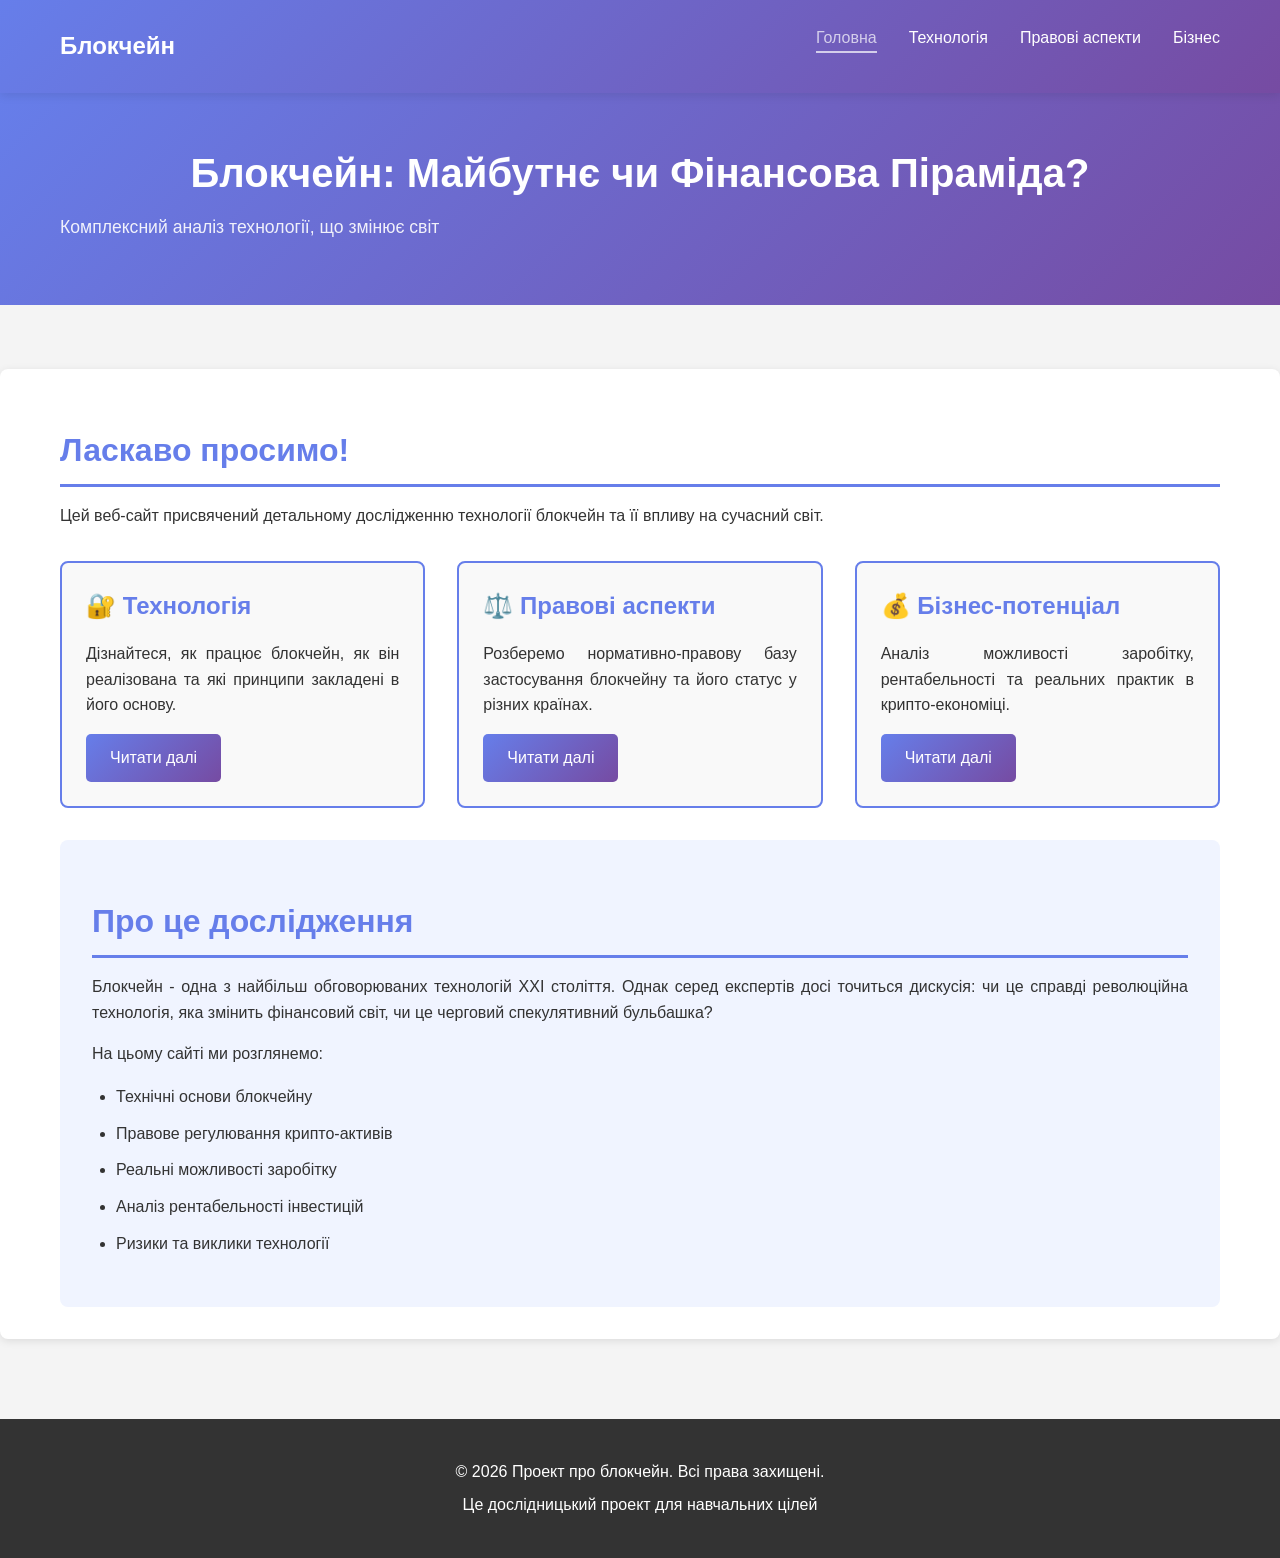
<file: index.html>
<!DOCTYPE html>
<html lang="uk">
<head>
    <meta charset="UTF-8">
    <meta name="viewport" content="width=device-width, initial-scale=1.0">
    <title>Блокчейн - майбутнє чи фінансова піраміда?</title>
    <link rel="stylesheet" href="styles.css">
</head>
<body>
    <nav class="navbar">
        <div class="container">
            <div class="logo">Блокчейн</div>
            <ul class="nav-menu">
                <li><a href="index.html" class="active">Головна</a></li>
                <li><a href="technology.html">Технологія</a></li>
                <li><a href="legal.html">Правові аспекти</a></li>
                <li><a href="business.html">Бізнес</a></li>
            </ul>
        </div>
    </nav>

    <header class="hero">
        <div class="container">
            <h1>Блокчейн: Майбутнє чи Фінансова Піраміда?</h1>
            <p>Комплексний аналіз технології, що змінює світ</p>
        </div>
    </header>

    <main>
        <section class="content">
            <div class="container">
                <h2>Ласкаво просимо!</h2>
                <p>Цей веб-сайт присвячений детальному дослідженню технології блокчейн та її впливу на сучасний світ.</p>
                
                <div class="intro-grid">
                    <div class="card">
                        <h3>🔐 Технологія</h3>
                        <p>Дізнайтеся, як працює блокчейн, як він реалізована та які принципи закладені в його основу.</p>
                        <a href="technology.html" class="btn">Читати далі</a>
                    </div>
                    <div class="card">
                        <h3>⚖️ Правові аспекти</h3>
                        <p>Розберемо нормативно-правову базу застосування блокчейну та його статус у різних країнах.</p>
                        <a href="legal.html" class="btn">Читати далі</a>
                    </div>
                    <div class="card">
                        <h3>💰 Бізнес-потенціал</h3>
                        <p>Аналіз можливості заробітку, рентабельності та реальних практик в крипто-економіці.</p>
                        <a href="business.html" class="btn">Читати далі</a>
                    </div>
                </div>

                <section class="about">
                    <h2>Про це дослідження</h2>
                    <p>Блокчейн - одна з найбільш обговорюваних технологій XXI століття. Однак серед експертів досі точиться дискусія: чи це справді революційна технологія, яка змінить фінансовий світ, чи це черговий спекулятивний бульбашка?</p>
                    <p>На цьому сайті ми розглянемо:</p>
                    <ul>
                        <li>Технічні основи блокчейну</li>
                        <li>Правове регулювання крипто-активів</li>
                        <li>Реальні можливості заробітку</li>
                        <li>Аналіз рентабельності інвестицій</li>
                        <li>Ризики та виклики технології</li>
                    </ul>
                </section>
            </div>
        </section>
    </main>

    <footer>
        <div class="container">
            <p>&copy; 2026 Проект про блокчейн. Всі права захищені.</p>
            <p>Це дослідницький проект для навчальних цілей</p>
        </div>
    </footer>
</body>
</html>
</file>
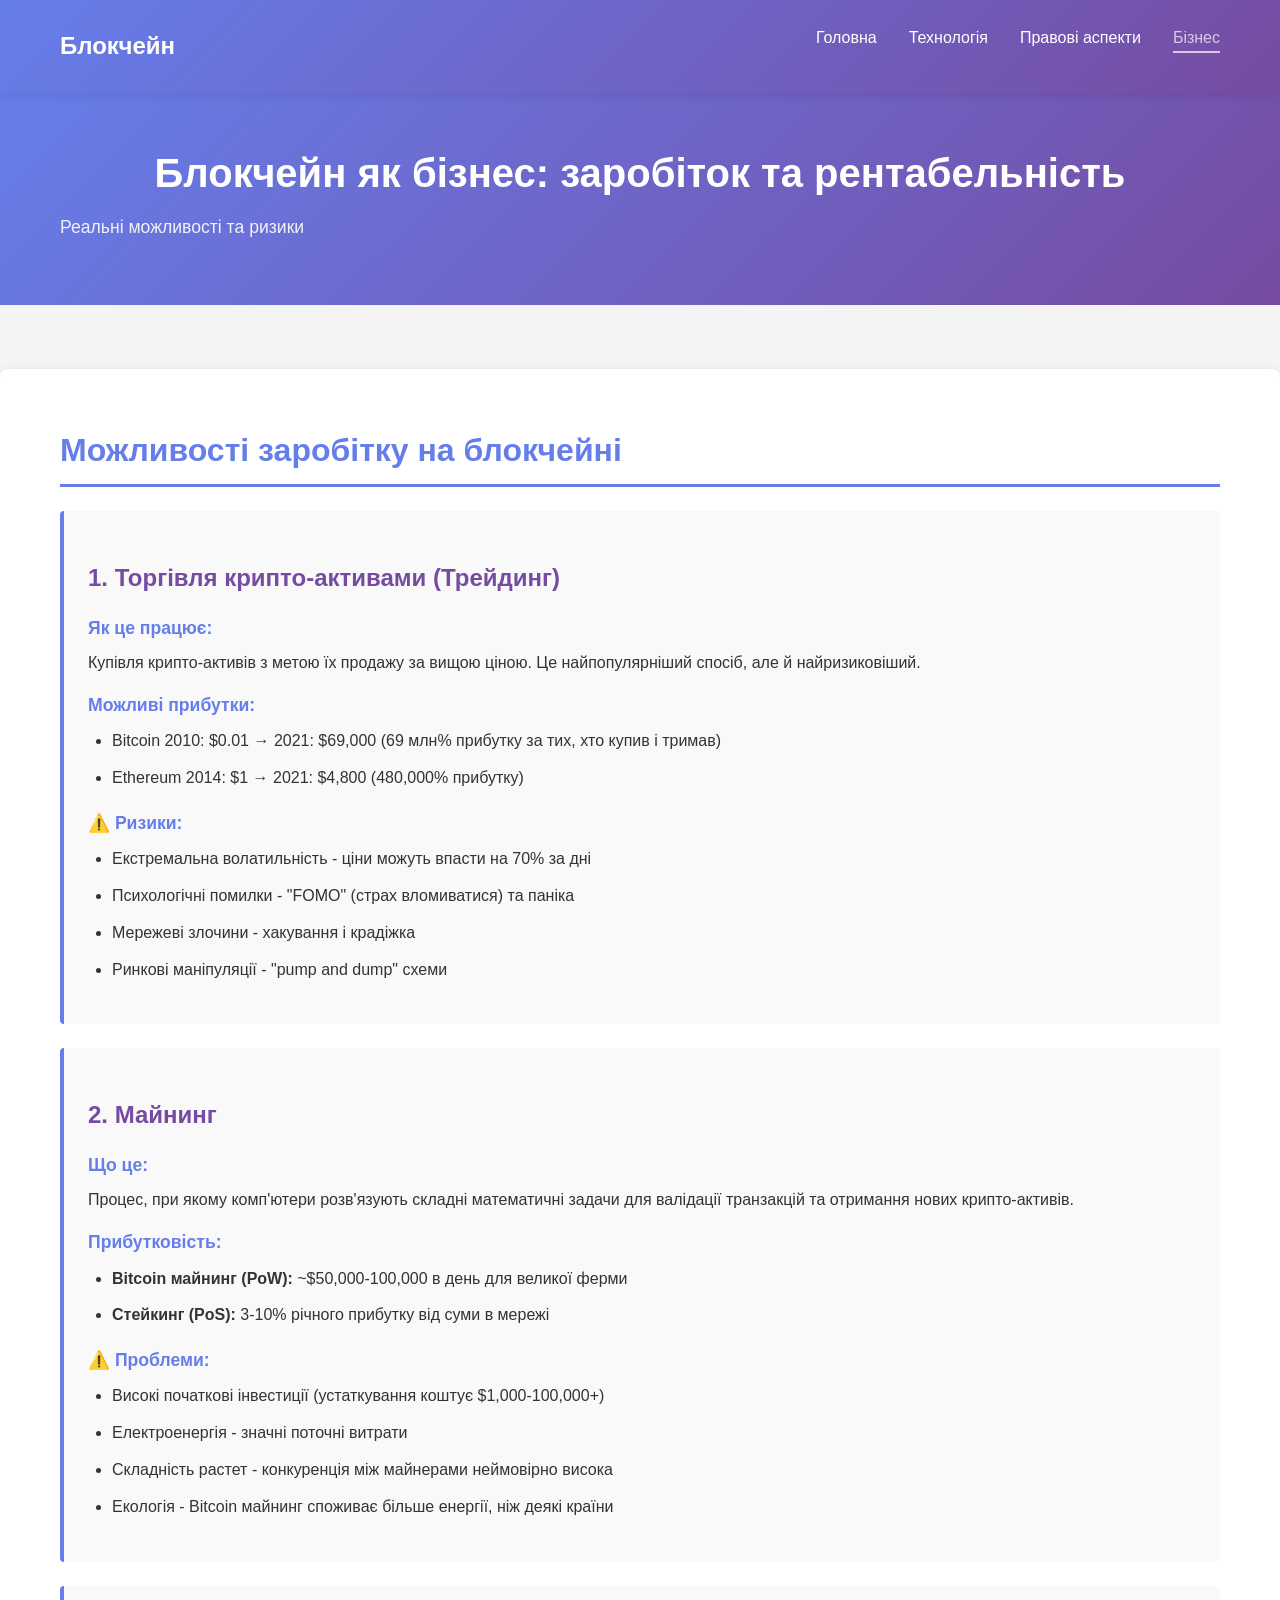
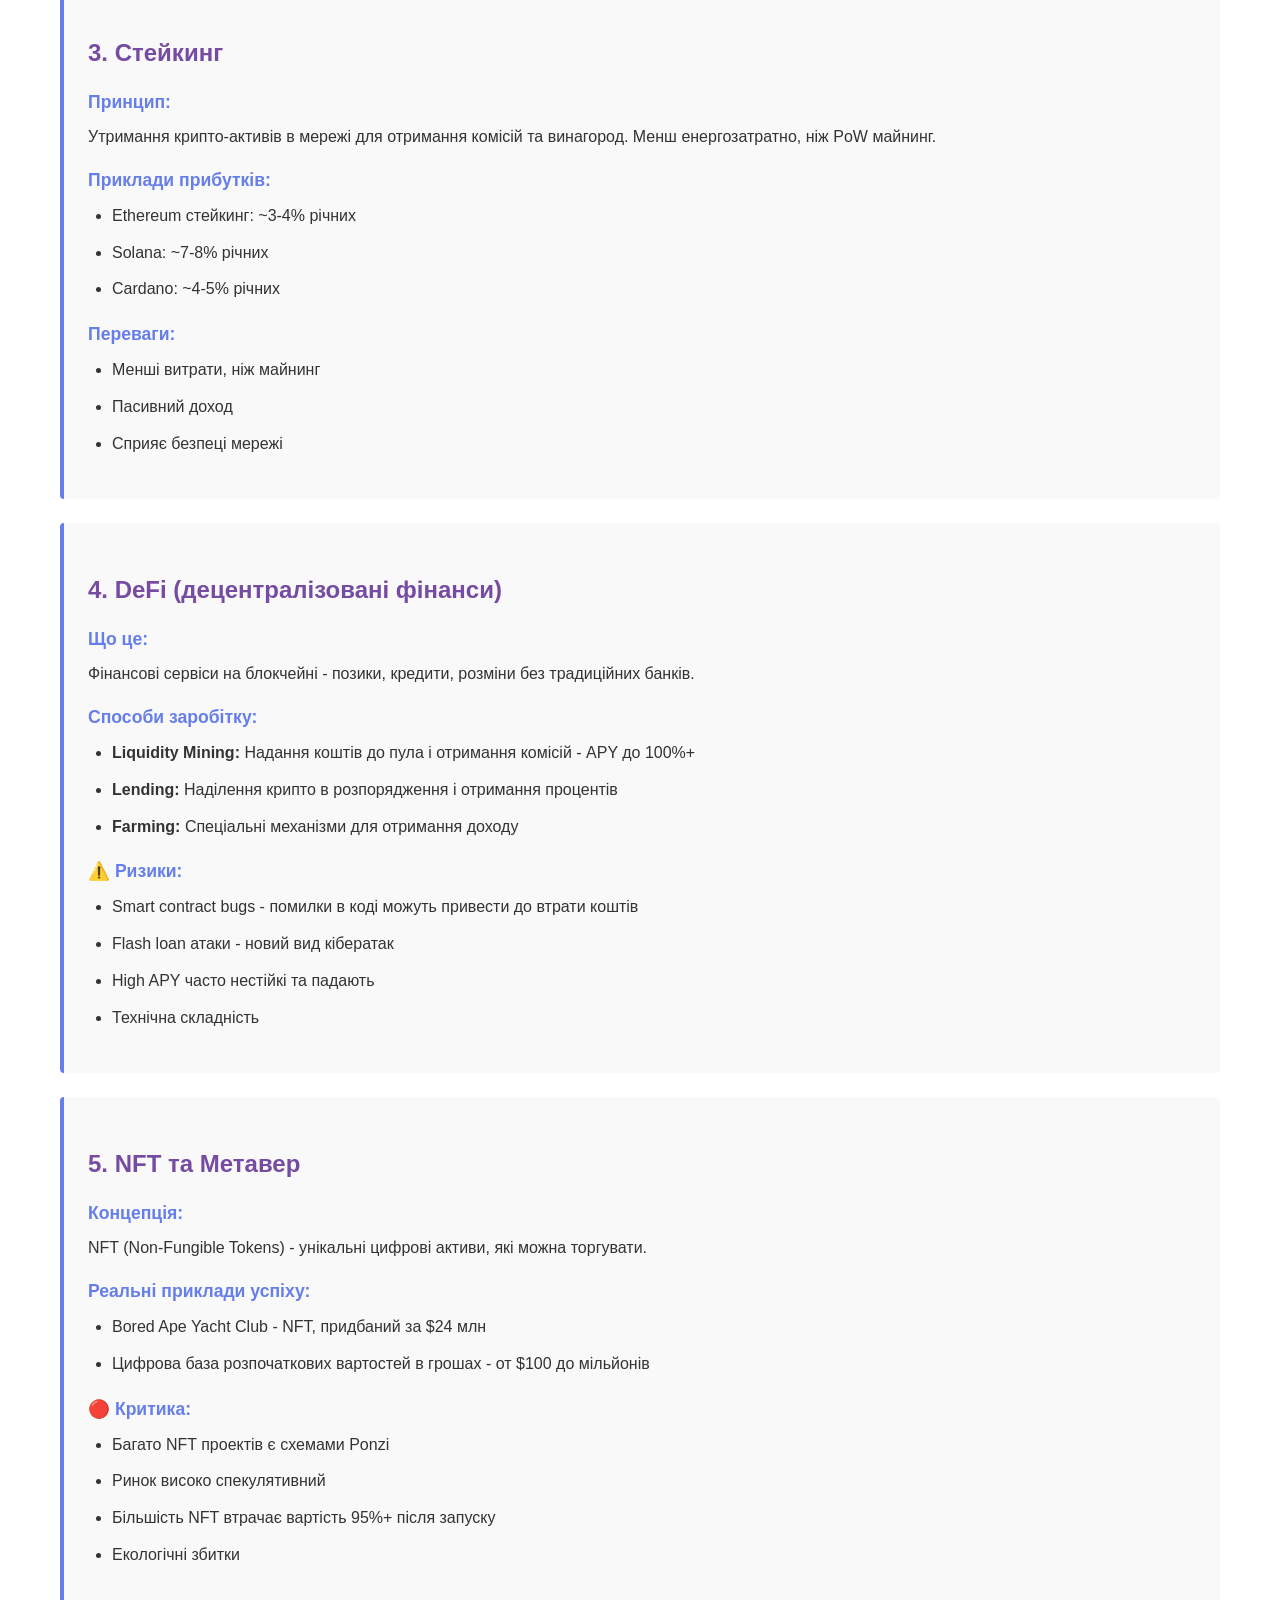
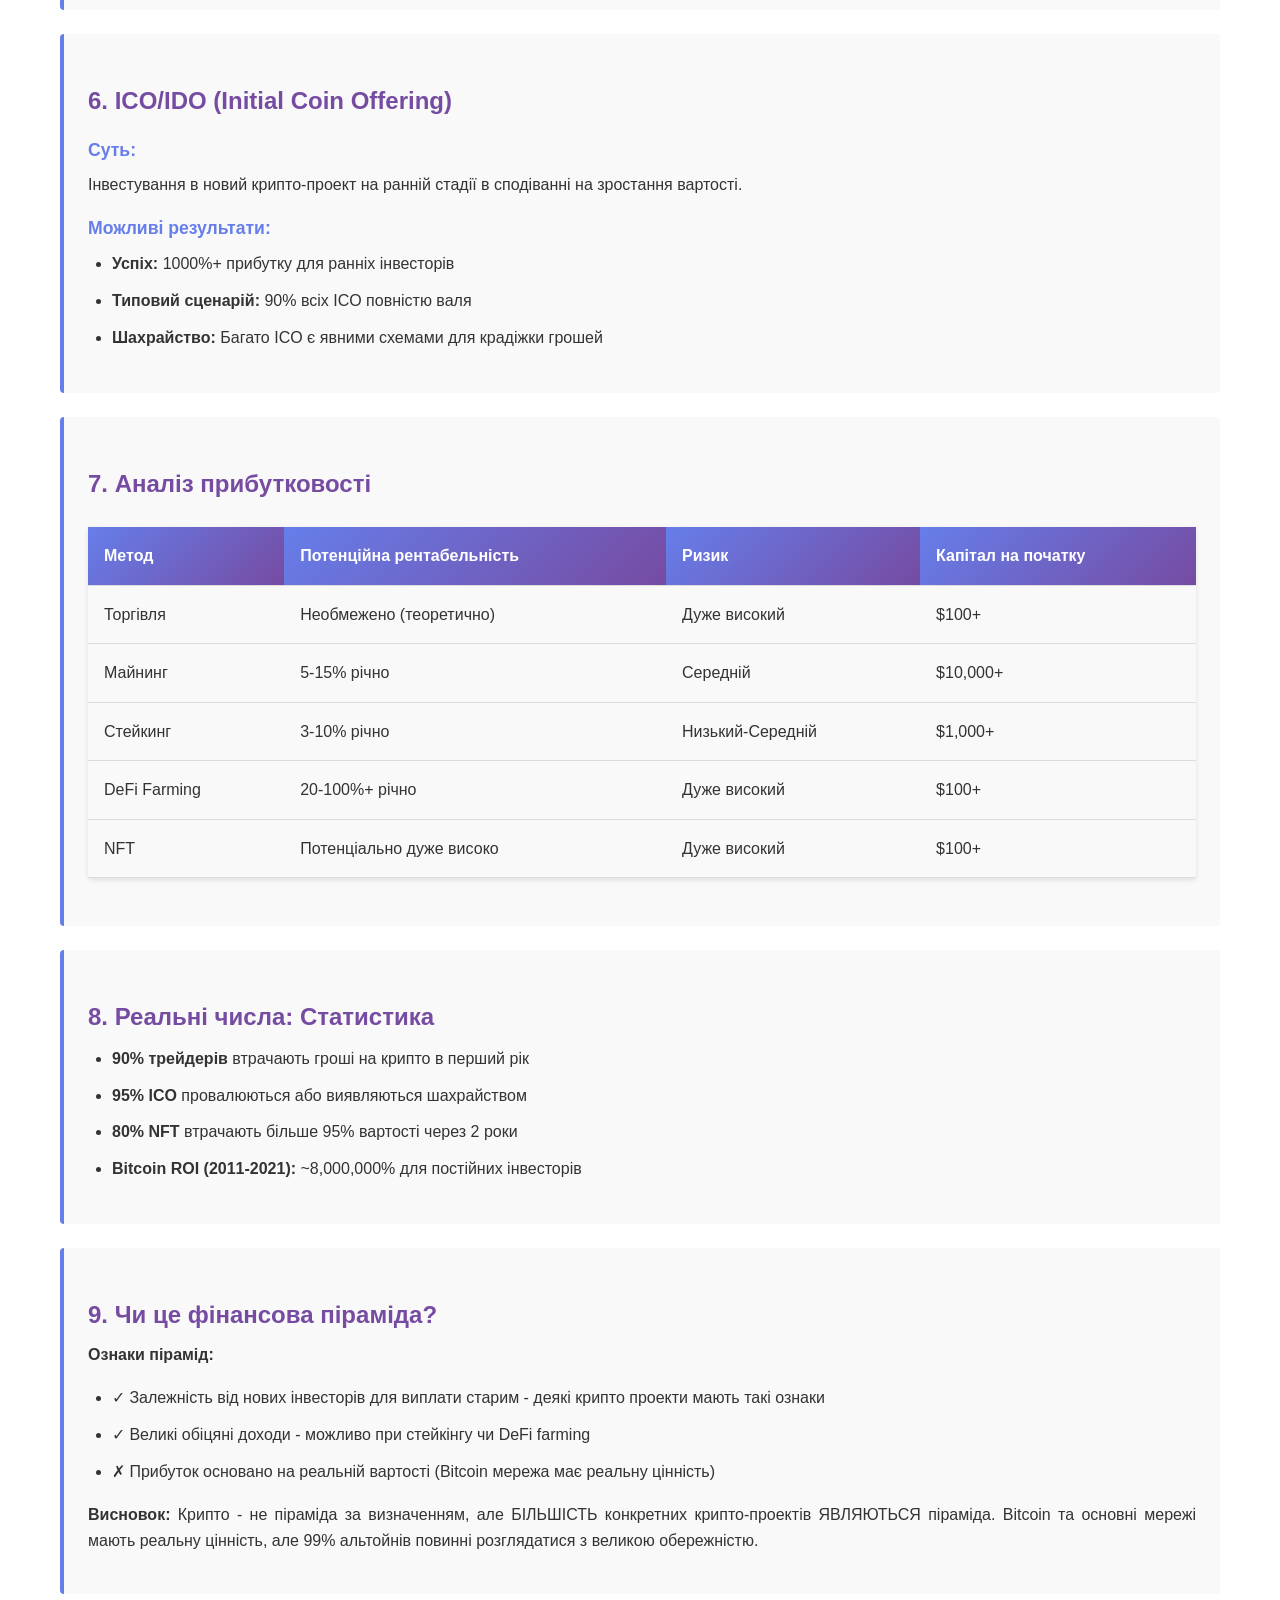
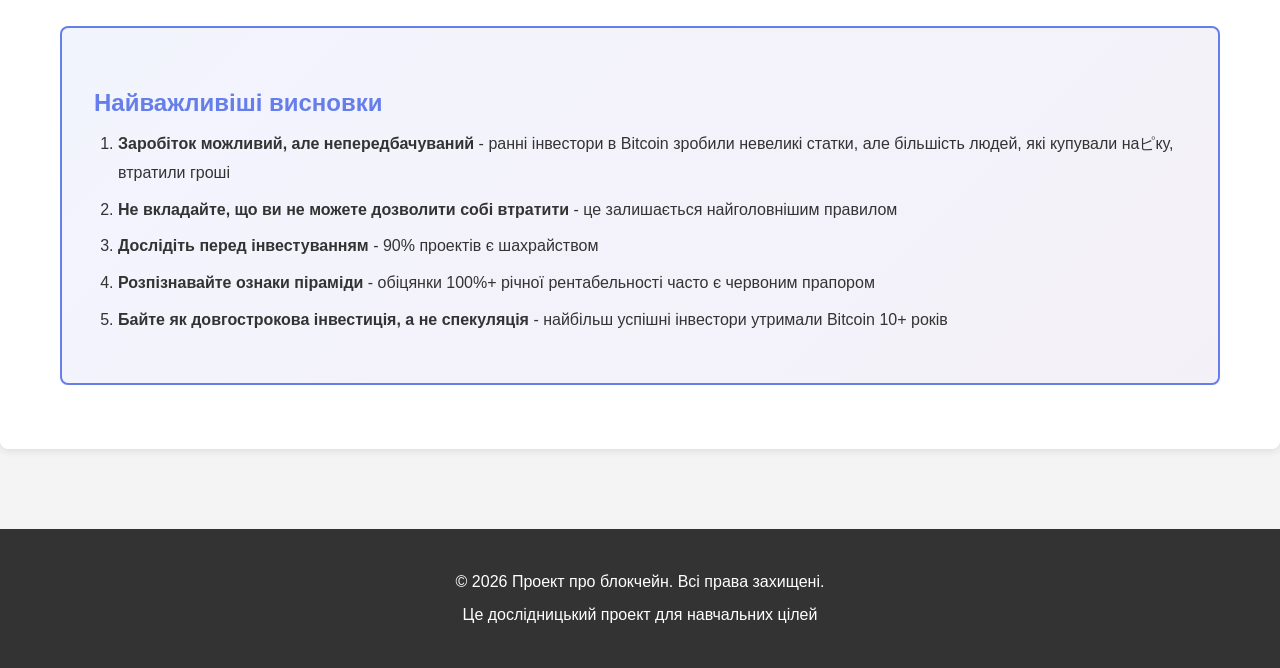
<file: business.html>
<!DOCTYPE html>
<html lang="uk">
<head>
    <meta charset="UTF-8">
    <meta name="viewport" content="width=device-width, initial-scale=1.0">
    <title>Бізнес та заробіток на блокчейні</title>
    <link rel="stylesheet" href="styles.css">
</head>
<body>
    <nav class="navbar">
        <div class="container">
            <div class="logo">Блокчейн</div>
            <ul class="nav-menu">
                <li><a href="index.html">Головна</a></li>
                <li><a href="technology.html">Технологія</a></li>
                <li><a href="legal.html">Правові аспекти</a></li>
                <li><a href="business.html" class="active">Бізнес</a></li>
            </ul>
        </div>
    </nav>

    <header class="hero">
        <div class="container">
            <h1>Блокчейн як бізнес: заробіток та рентабельність</h1>
            <p>Реальні можливості та ризики</p>
        </div>
    </header>

    <main>
        <section class="content">
            <div class="container">
                <h2>Можливості заробітку на блокчейні</h2>
                
                <div class="business-section">
                    <h3>1. Торгівля крипто-активами (Трейдинг)</h3>
                    
                    <h4>Як це працює:</h4>
                    <p>Купівля крипто-активів з метою їх продажу за вищою ціною. Це найпопулярніший спосіб, але й найризиковіший.</p>
                    
                    <h4>Можливі прибутки:</h4>
                    <ul>
                        <li>Bitcoin 2010: $0.01 → 2021: $69,000 (69 млн% прибутку за тих, хто купив і тримав)</li>
                        <li>Ethereum 2014: $1 → 2021: $4,800 (480,000% прибутку)</li>
                    </ul>
                    
                    <h4>⚠️ Ризики:</h4>
                    <ul>
                        <li>Екстремальна волатильність - ціни можуть впасти на 70% за дні</li>
                        <li>Психологічні помилки - "FOMO" (страх вломиватися) та паніка</li>
                        <li>Мережеві злочини - хакування і крадіжка</li>
                        <li>Ринкові маніпуляції - "pump and dump" схеми</li>
                    </ul>
                </div>

                <div class="business-section">
                    <h3>2. Майнинг</h3>
                    
                    <h4>Що це:</h4>
                    <p>Процес, при якому комп'ютери розв'язують складні математичні задачи для валідації транзакцій та отримання нових крипто-активів.</p>
                    
                    <h4>Прибутковість:</h4>
                    <ul>
                        <li><strong>Bitcoin майнинг (PoW):</strong> ~$50,000-100,000 в день для великої ферми</li>
                        <li><strong>Стейкинг (PoS):</strong> 3-10% річного прибутку від суми в мережі</li>
                    </ul>
                    
                    <h4>⚠️ Проблеми:</h4>
                    <ul>
                        <li>Високі початкові інвестиції (устаткування коштує $1,000-100,000+)</li>
                        <li>Електроенергія - значні поточні витрати</li>
                        <li>Складність растет - конкуренція між майнерами неймовірно висока</li>
                        <li>Екологія - Bitcoin майнинг споживає більше енергії, ніж деякі країни</li>
                    </ul>
                </div>

                <div class="business-section">
                    <h3>3. Стейкинг</h3>
                    
                    <h4>Принцип:</h4>
                    <p>Утримання крипто-активів в мережі для отримання комісій та винагород. Менш енергозатратно, ніж PoW майнинг.</p>
                    
                    <h4>Приклади прибутків:</h4>
                    <ul>
                        <li>Ethereum стейкинг: ~3-4% річних</li>
                        <li>Solana: ~7-8% річних</li>
                        <li>Cardano: ~4-5% річних</li>
                    </ul>
                    
                    <h4>Переваги:</h4>
                    <ul>
                        <li>Менші витрати, ніж майнинг</li>
                        <li>Пасивний доход</li>
                        <li>Сприяє безпеці мережі</li>
                    </ul>
                </div>

                <div class="business-section">
                    <h3>4. DeFi (децентралізовані фінанси)</h3>
                    
                    <h4>Що це:</h4>
                    <p>Фінансові сервіси на блокчейні - позики, кредити, розміни без традиційних банків.</p>
                    
                    <h4>Способи заробітку:</h4>
                    <ul>
                        <li><strong>Liquidity Mining:</strong> Надання коштів до пула і отримання комісій - APY до 100%+</li>
                        <li><strong>Lending:</strong> Наділення крипто в розпорядження і отримання процентів</li>
                        <li><strong>Farming:</strong> Спеціальні механізми для отримання доходу</li>
                    </ul>
                    
                    <h4>⚠️ Ризики:</h4>
                    <ul>
                        <li>Smart contract bugs - помилки в коді можуть привести до втрати коштів</li>
                        <li>Flash loan атаки - новий вид кібератак</li>
                        <li>High APY часто нестійкі та падають</li>
                        <li>Технічна складність</li>
                    </ul>
                </div>

                <div class="business-section">
                    <h3>5. NFT та Метавер</h3>
                    
                    <h4>Концепція:</h4>
                    <p>NFT (Non-Fungible Tokens) - унікальні цифрові активи, які можна торгувати.</p>
                    
                    <h4>Реальні приклади успіху:</h4>
                    <ul>
                        <li>Bored Ape Yacht Club - NFT, придбаний за $24 млн</li>
                        <li>Цифрова база розпочаткових вартостей в грошах - от $100 до мільйонів</li>
                    </ul>
                    
                    <h4>🔴 Критика:</h4>
                    <ul>
                        <li>Багато NFT проектів є схемами Ponzi</li>
                        <li>Ринок високо спекулятивний</li>
                        <li>Більшість NFT втрачає вартість 95%+ після запуску</li>
                        <li>Екологічні збитки</li>
                    </ul>
                </div>

                <div class="business-section">
                    <h3>6. ICO/IDO (Initial Coin Offering)</h3>
                    
                    <h4>Суть:</h4>
                    <p>Інвестування в новий крипто-проект на ранній стадії в сподіванні на зростання вартості.</p>
                    
                    <h4>Можливі результати:</h4>
                    <ul>
                        <li><strong>Успіх:</strong> 1000%+ прибутку для ранніх інвесторів</li>
                        <li><strong>Типовий сценарій:</strong> 90% всіх ICO повністю валя</li>
                        <li><strong>Шахрайство:</strong> Багато ICO є явними схемами для крадіжки грошей</li>
                    </ul>
                </div>

                <div class="business-section">
                    <h3>7. Аналіз прибутковості</h3>
                    
                    <table class="comparison-table">
                        <tr>
                            <th>Метод</th>
                            <th>Потенційна рентабельність</th>
                            <th>Ризик</th>
                            <th>Капітал на початку</th>
                        </tr>
                        <tr>
                            <td>Торгівля</td>
                            <td>Необмежено (теоретично)</td>
                            <td>Дуже високий</td>
                            <td>$100+</td>
                        </tr>
                        <tr>
                            <td>Майнинг</td>
                            <td>5-15% річно</td>
                            <td>Середній</td>
                            <td>$10,000+</td>
                        </tr>
                        <tr>
                            <td>Стейкинг</td>
                            <td>3-10% річно</td>
                            <td>Низький-Середній</td>
                            <td>$1,000+</td>
                        </tr>
                        <tr>
                            <td>DeFi Farming</td>
                            <td>20-100%+ річно</td>
                            <td>Дуже високий</td>
                            <td>$100+</td>
                        </tr>
                        <tr>
                            <td>NFT</td>
                            <td>Потенціально дуже високо</td>
                            <td>Дуже високий</td>
                            <td>$100+</td>
                        </tr>
                    </table>
                </div>

                <div class="business-section">
                    <h3>8. Реальні числа: Статистика</h3>
                    <ul>
                        <li><strong>90% трейдерів</strong> втрачають гроші на крипто в перший рік</li>
                        <li><strong>95% ICO</strong> провалюються або виявляються шахрайством</li>
                        <li><strong>80% NFT</strong> втрачають більше 95% вартості через 2 роки</li>
                        <li><strong>Bitcoin ROI (2011-2021):</strong> ~8,000,000% для постійних інвесторів</li>
                    </ul>
                </div>

                <div class="business-section">
                    <h3>9. Чи це фінансова піраміда?</h3>
                    
                    <p><strong>Ознаки пірамід:</strong></p>
                    <ul>
                        <li>✓ Залежність від нових інвесторів для виплати старим - деякі крипто проекти мають такі ознаки</li>
                        <li>✓ Великі обіцяні доходи - можливо при стейкінгу чи DeFi farming</li>
                        <li>✗ Прибуток основано на реальній вартості (Bitcoin мережа має реальну цінність)</li>
                    </ul>
                    
                    <p><strong>Висновок:</strong> Крипто - не піраміда за визначенням, але БІЛЬШІСТЬ конкретних крипто-проектів ЯВЛЯЮТЬСЯ піраміда. Bitcoin та основні мережі мають реальну цінність, але 99% альтойнів повинні розглядатися з великою обережністю.</p>
                </div>

                <div class="conclusion">
                    <h3>Найважливіші висновки</h3>
                    <ol>
                        <li><strong>Заробіток можливий, але непередбачуваний</strong> - ранні інвестори в Bitcoin зробили невеликі статки, але більшість людей, які купували наピку, втратили гроші</li>
                        <li><strong>Не вкладайте, що ви не можете дозволити собі втратити</strong> - це залишається найголовнішим правилом</li>
                        <li><strong>Дослідіть перед інвестуванням</strong> - 90% проектів є шахрайством</li>
                        <li><strong>Розпізнавайте ознаки піраміди</strong> - обіцянки 100%+ річної рентабельності часто є червоним прапором</li>
                        <li><strong>Байте як довгострокова інвестиція, а не спекуляція</strong> - найбільш успішні інвестори утримали Bitcoin 10+ років</li>
                    </ol>
                </div>
            </div>
        </section>
    </main>

    <footer>
        <div class="container">
            <p>&copy; 2026 Проект про блокчейн. Всі права захищені.</p>
            <p>Це дослідницький проект для навчальних цілей</p>
        </div>
    </footer>
</body>
</html>
</file>
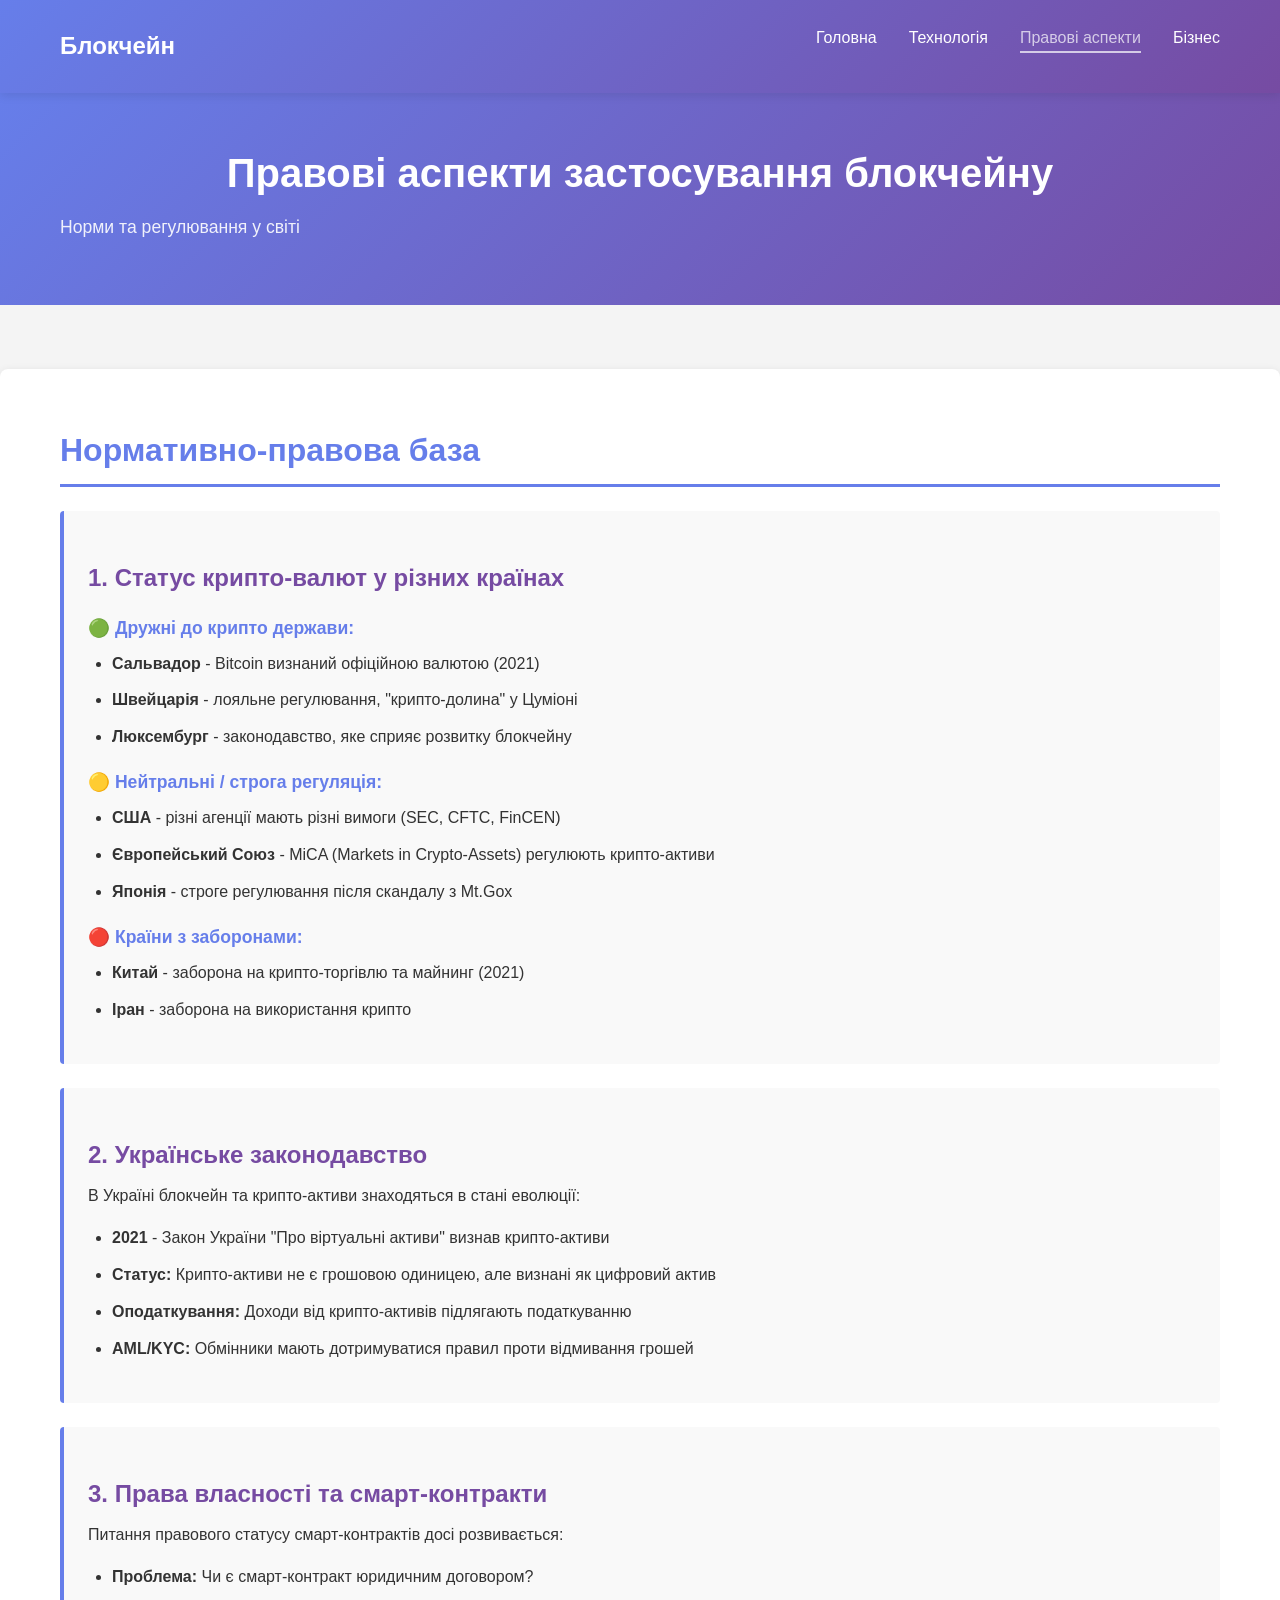
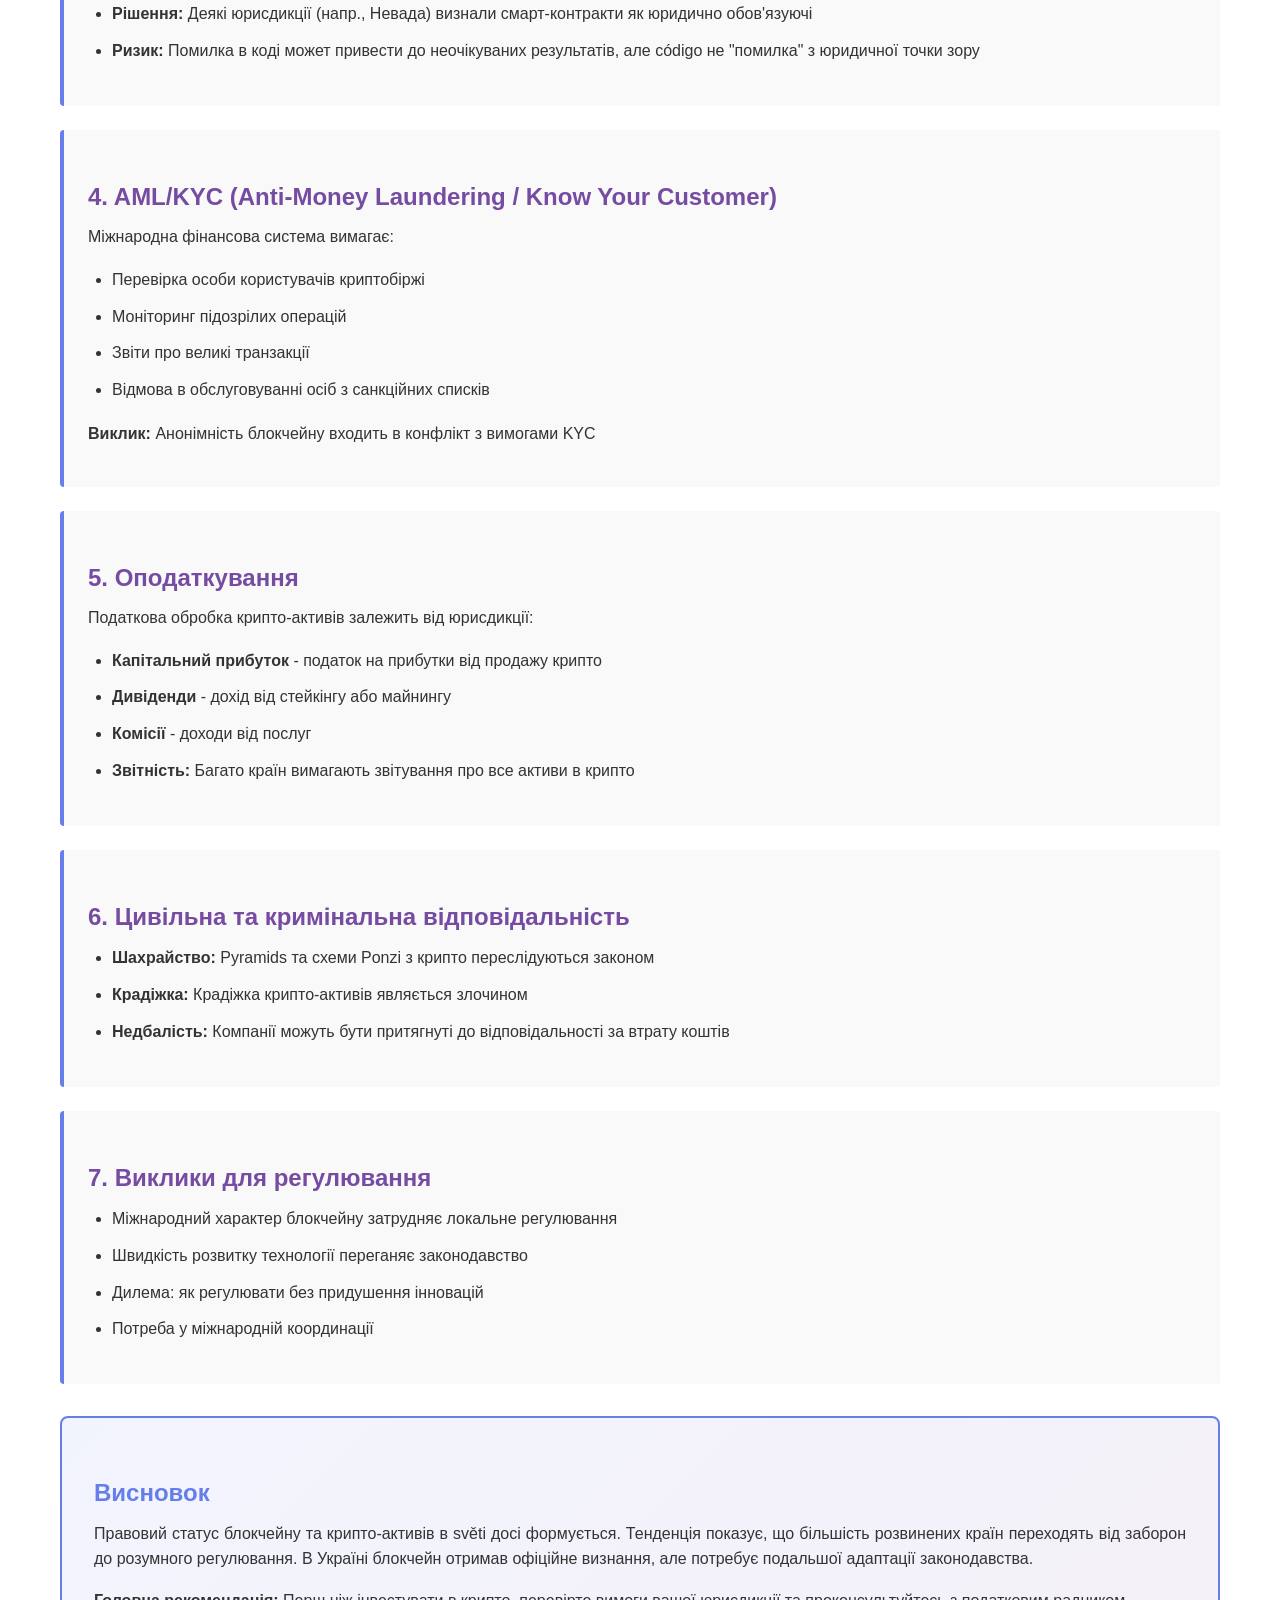
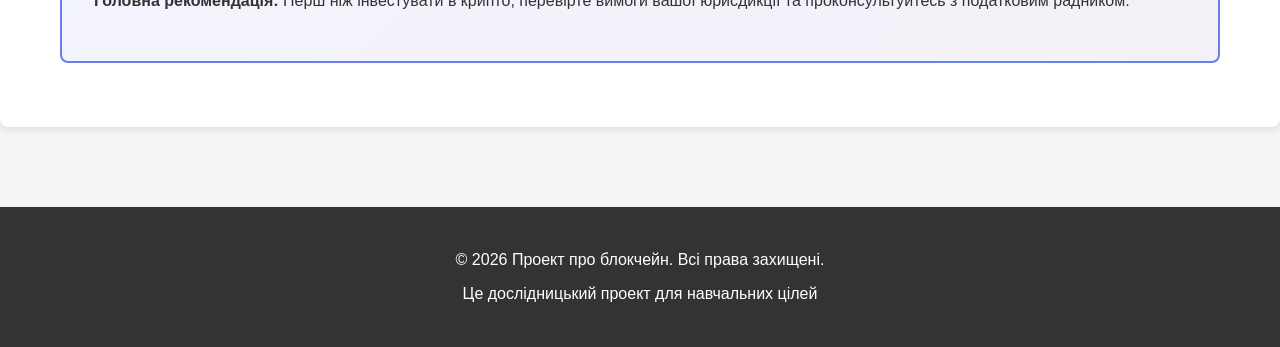
<file: legal.html>
<!DOCTYPE html>
<html lang="uk">
<head>
    <meta charset="UTF-8">
    <meta name="viewport" content="width=device-width, initial-scale=1.0">
    <title>Правові аспекти блокчейну</title>
    <link rel="stylesheet" href="styles.css">
</head>
<body>
    <nav class="navbar">
        <div class="container">
            <div class="logo">Блокчейн</div>
            <ul class="nav-menu">
                <li><a href="index.html">Головна</a></li>
                <li><a href="technology.html">Технологія</a></li>
                <li><a href="legal.html" class="active">Правові аспекти</a></li>
                <li><a href="business.html">Бізнес</a></li>
            </ul>
        </div>
    </nav>

    <header class="hero">
        <div class="container">
            <h1>Правові аспекти застосування блокчейну</h1>
            <p>Норми та регулювання у світі</p>
        </div>
    </header>

    <main>
        <section class="content">
            <div class="container">
                <h2>Нормативно-правова база</h2>
                
                <div class="legal-section">
                    <h3>1. Статус крипто-валют у різних країнах</h3>
                    
                    <h4>🟢 Дружні до крипто держави:</h4>
                    <ul>
                        <li><strong>Сальвадор</strong> - Bitcoin визнаний офіційною валютою (2021)</li>
                        <li><strong>Швейцарія</strong> - лояльне регулювання, "крипто-долина" у Цуміоні</li>
                        <li><strong>Люксембург</strong> - законодавство, яке сприяє розвитку блокчейну</li>
                    </ul>
                    
                    <h4>🟡 Нейтральні / строга регуляція:</h4>
                    <ul>
                        <li><strong>США</strong> - різні агенції мають різні вимоги (SEC, CFTC, FinCEN)</li>
                        <li><strong>Європейський Союз</strong> - MiCA (Markets in Crypto-Assets) регулюють крипто-активи</li>
                        <li><strong>Японія</strong> - строге регулювання після скандалу з Mt.Gox</li>
                    </ul>
                    
                    <h4>🔴 Країни з заборонами:</h4>
                    <ul>
                        <li><strong>Китай</strong> - заборона на крипто-торгівлю та майнинг (2021)</li>
                        <li><strong>Іран</strong> - заборона на використання крипто</li>
                    </ul>
                </div>

                <div class="legal-section">
                    <h3>2. Українське законодавство</h3>
                    <p>В Україні блокчейн та крипто-активи знаходяться в стані еволюції:</p>
                    <ul>
                        <li><strong>2021</strong> - Закон України "Про віртуальні активи" визнав крипто-активи</li>
                        <li><strong>Статус:</strong> Крипто-активи не є грошовою одиницею, але визнані як цифровий актив</li>
                        <li><strong>Оподаткування:</strong> Доходи від крипто-активів підлягають податкуванню</li>
                        <li><strong>AML/KYC:</strong> Обмінники мають дотримуватися правил проти відмивання грошей</li>
                    </ul>
                </div>

                <div class="legal-section">
                    <h3>3. Права власності та смарт-контракти</h3>
                    <p>Питання правового статусу смарт-контрактів досі розвивається:</p>
                    <ul>
                        <li><strong>Проблема:</strong> Чи є смарт-контракт юридичним договором?</li>
                        <li><strong>Рішення:</strong> Деякі юрисдикції (напр., Невада) визнали смарт-контракти як юридично обов'язуючі</li>
                        <li><strong>Ризик:</strong> Помилка в коді может привести до неочікуваних результатів, але código не "помилка" з юридичної точки зору</li>
                    </ul>
                </div>

                <div class="legal-section">
                    <h3>4. AML/KYC (Anti-Money Laundering / Know Your Customer)</h3>
                    <p>Міжнародна фінансова система вимагає:</p>
                    <ul>
                        <li>Перевірка особи користувачів криптобіржі</li>
                        <li>Моніторинг підозрілих операцій</li>
                        <li>Звіти про великі транзакції</li>
                        <li>Відмова в обслуговуванні осіб з санкційних списків</li>
                    </ul>
                    <p><strong>Виклик:</strong> Анонімність блокчейну входить в конфлікт з вимогами KYC</p>
                </div>

                <div class="legal-section">
                    <h3>5. Оподаткування</h3>
                    <p>Податкова обробка крипто-активів залежить від юрисдикції:</p>
                    <ul>
                        <li><strong>Капітальний прибуток</strong> - податок на прибутки від продажу крипто</li>
                        <li><strong>Дивіденди</strong> - дохід від стейкінгу або майнингу</li>
                        <li><strong>Комісії</strong> - доходи від послуг</li>
                        <li><strong>Звітність:</strong> Багато країн вимагають звітування про все активи в крипто</li>
                    </ul>
                </div>

                <div class="legal-section">
                    <h3>6. Цивільна та кримінальна відповідальність</h3>
                    <ul>
                        <li><strong>Шахрайство:</strong> Pyramids та схеми Ponzi з крипто переслідуються законом</li>
                        <li><strong>Крадіжка:</strong> Крадіжка крипто-активів являється злочином</li>
                        <li><strong>Недбалість:</strong> Компанії можуть бути притягнуті до відповідальності за втрату коштів</li>
                    </ul>
                </div>

                <div class="legal-section">
                    <h3>7. Виклики для регулювання</h3>
                    <ul>
                        <li>Міжнародний характер блокчейну затрудняє локальне регулювання</li>
                        <li>Швидкість розвитку технології переганяє законодавство</li>
                        <li>Дилема: як регулювати без придушення інновацій</li>
                        <li>Потреба у міжнародній координації</li>
                    </ul>
                </div>

                <div class="conclusion">
                    <h3>Висновок</h3>
                    <p>Правовий статус блокчейну та крипто-активів в světі досі формується. Тенденція показує, що більшість розвинених країн переходять від заборон до розумного регулювання. В Україні блокчейн отримав офіційне визнання, але потребує подальшої адаптації законодавства.</p>
                    <p><strong>Головна рекомендація:</strong> Перш ніж інвестувати в крипто, перевірте вимоги вашої юрисдикції та проконсультуйтесь з податковим радником.</p>
                </div>
            </div>
        </section>
    </main>

    <footer>
        <div class="container">
            <p>&copy; 2026 Проект про блокчейн. Всі права захищені.</p>
            <p>Це дослідницький проект для навчальних цілей</p>
        </div>
    </footer>
</body>
</html>
</file>
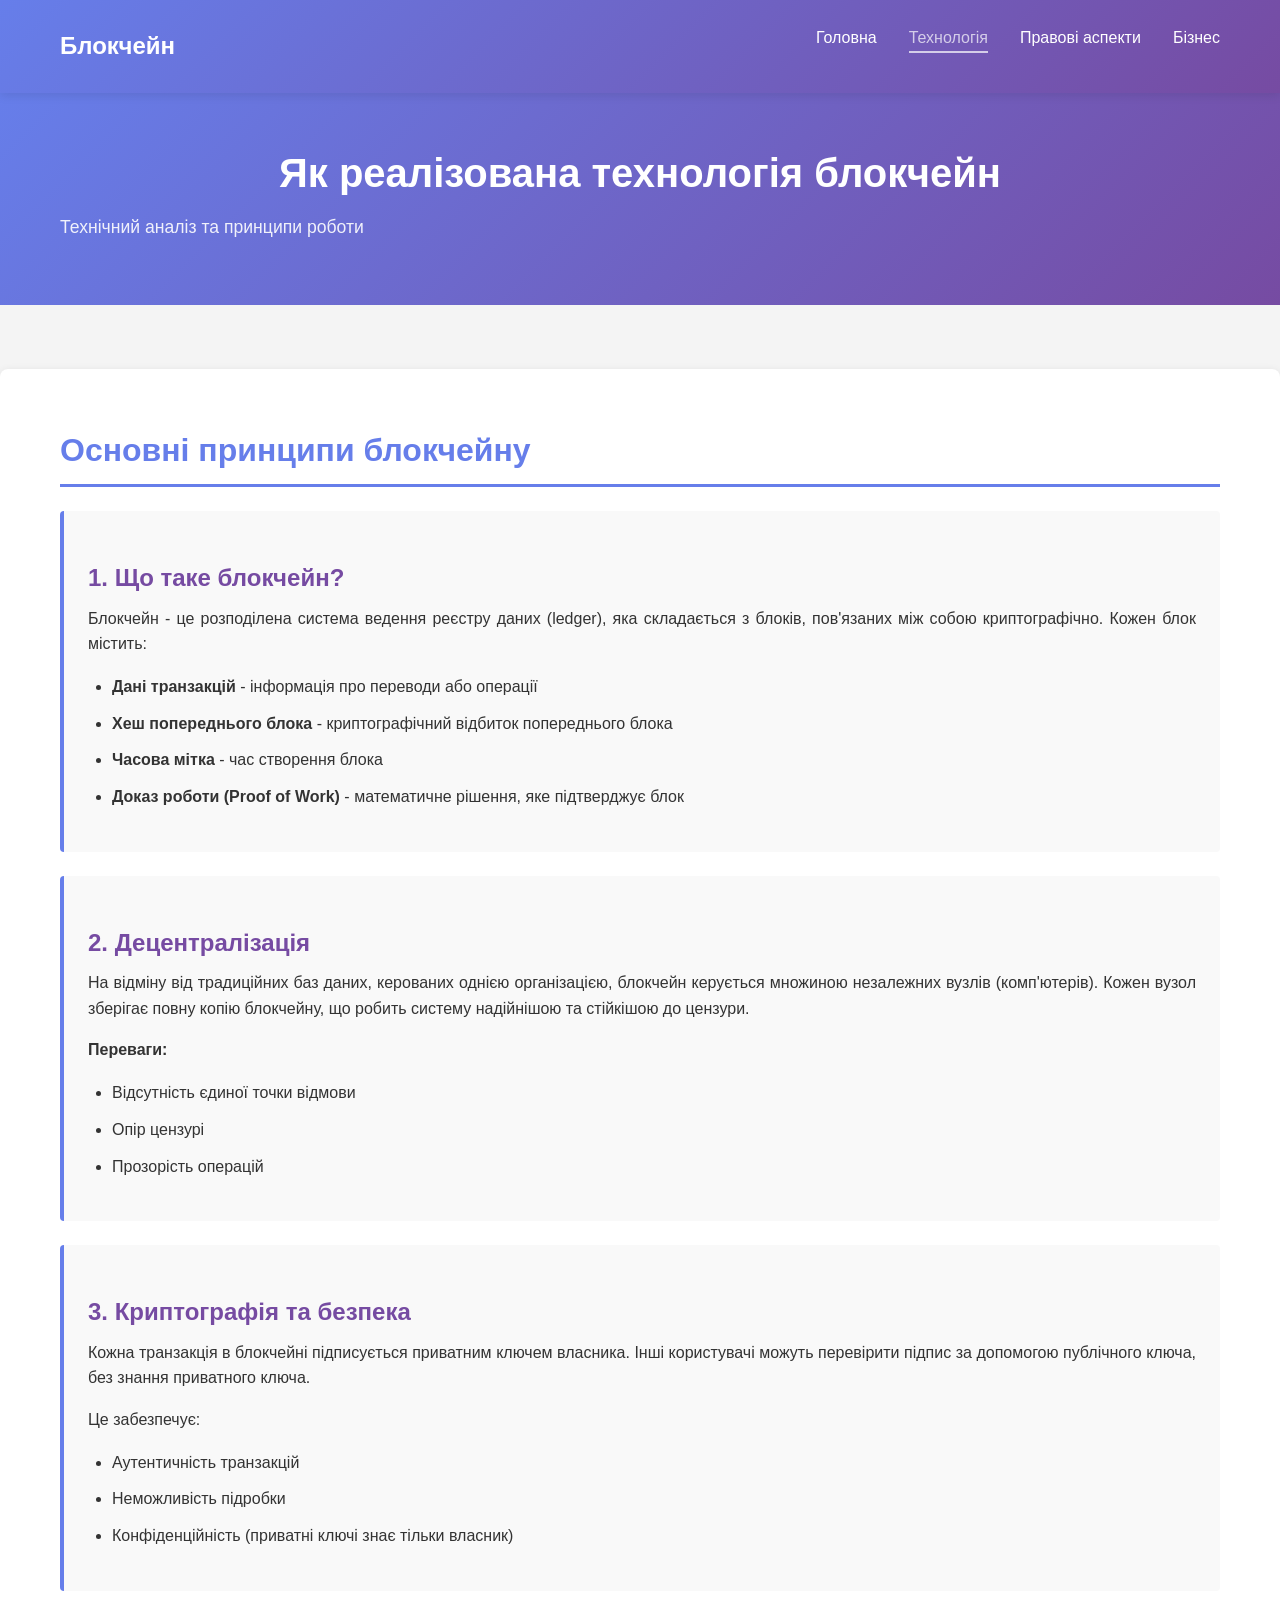
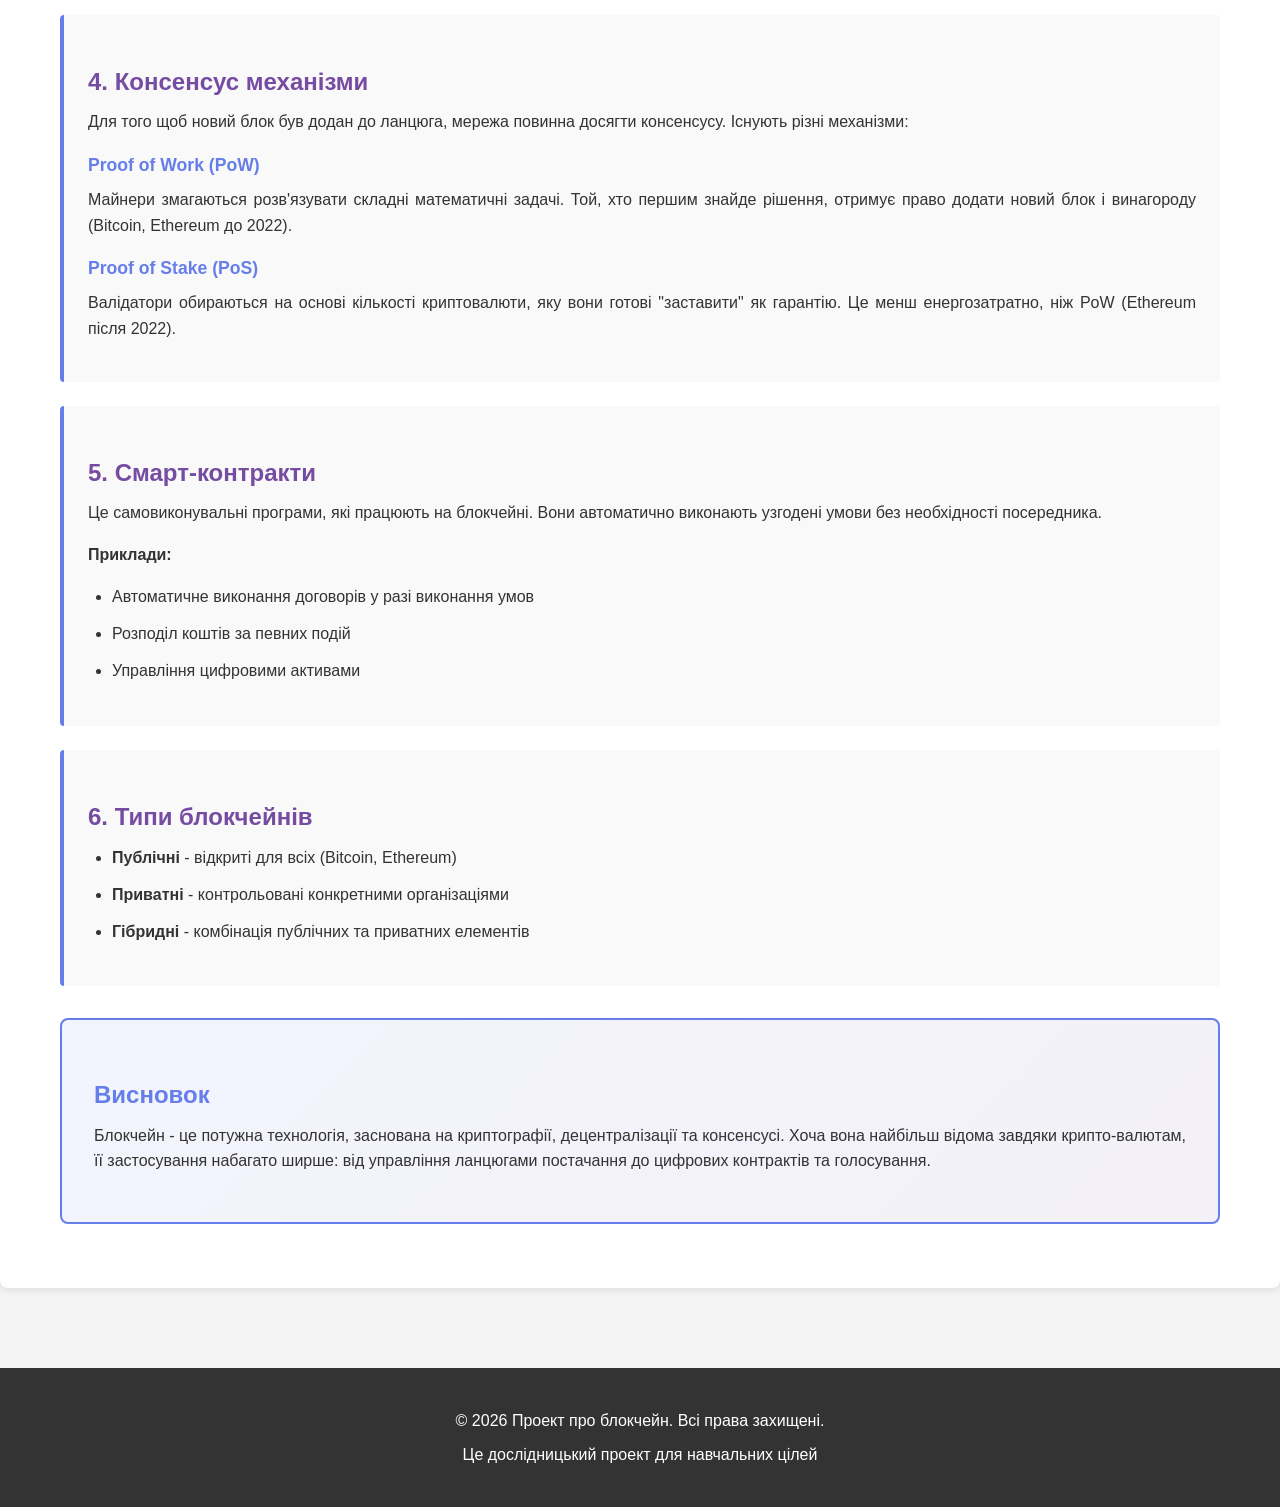
<file: technology.html>
<!DOCTYPE html>
<html lang="uk">
<head>
    <meta charset="UTF-8">
    <meta name="viewport" content="width=device-width, initial-scale=1.0">
    <title>Технологія блокчейну</title>
    <link rel="stylesheet" href="styles.css">
</head>
<body>
    <nav class="navbar">
        <div class="container">
            <div class="logo">Блокчейн</div>
            <ul class="nav-menu">
                <li><a href="index.html">Головна</a></li>
                <li><a href="technology.html" class="active">Технологія</a></li>
                <li><a href="legal.html">Правові аспекти</a></li>
                <li><a href="business.html">Бізнес</a></li>
            </ul>
        </div>
    </nav>

    <header class="hero">
        <div class="container">
            <h1>Як реалізована технологія блокчейн</h1>
            <p>Технічний аналіз та принципи роботи</p>
        </div>
    </header>

    <main>
        <section class="content">
            <div class="container">
                <h2>Основні принципи блокчейну</h2>
                
                <div class="tech-section">
                    <h3>1. Що таке блокчейн?</h3>
                    <p>Блокчейн - це розподілена система ведення реєстру даних (ledger), яка складається з блоків, пов'язаних між собою криптографічно. Кожен блок містить:</p>
                    <ul>
                        <li><strong>Дані транзакцій</strong> - інформація про переводи або операції</li>
                        <li><strong>Хеш попереднього блока</strong> - криптографічний відбиток попереднього блока</li>
                        <li><strong>Часова мітка</strong> - час створення блока</li>
                        <li><strong>Доказ роботи (Proof of Work)</strong> - математичне рішення, яке підтверджує блок</li>
                    </ul>
                </div>

                <div class="tech-section">
                    <h3>2. Децентралізація</h3>
                    <p>На відміну від традиційних баз даних, керованих однією організацією, блокчейн керується множиною незалежних вузлів (комп'ютерів). Кожен вузол зберігає повну копію блокчейну, що робить систему надійнішою та стійкішою до цензури.</p>
                    <p><strong>Переваги:</strong></p>
                    <ul>
                        <li>Відсутність єдиної точки відмови</li>
                        <li>Опір цензурі</li>
                        <li>Прозорість операцій</li>
                    </ul>
                </div>

                <div class="tech-section">
                    <h3>3. Криптографія та безпека</h3>
                    <p>Кожна транзакція в блокчейні підписується приватним ключем власника. Інші користувачі можуть перевірити підпис за допомогою публічного ключа, без знання приватного ключа.</p>
                    <p>Це забезпечує:</p>
                    <ul>
                        <li>Аутентичність транзакцій</li>
                        <li>Неможливість підробки</li>
                        <li>Конфіденційність (приватні ключі знає тільки власник)</li>
                    </ul>
                </div>

                <div class="tech-section">
                    <h3>4. Консенсус механізми</h3>
                    <p>Для того щоб новий блок був додан до ланцюга, мережа повинна досягти консенсусу. Існують різні механізми:</p>
                    
                    <h4>Proof of Work (PoW)</h4>
                    <p>Майнери змагаються розв'язувати складні математичні задачі. Той, хто першим знайде рішення, отримує право додати новий блок і винагороду (Bitcoin, Ethereum до 2022).</p>
                    
                    <h4>Proof of Stake (PoS)</h4>
                    <p>Валідатори обираються на основі кількості криптовалюти, яку вони готові "заставити" як гарантію. Це менш енергозатратно, ніж PoW (Ethereum після 2022).</p>
                </div>

                <div class="tech-section">
                    <h3>5. Смарт-контракти</h3>
                    <p>Це самовиконувальні програми, які працюють на блокчейні. Вони автоматично виконають узгодені умови без необхідності посередника.</p>
                    <p><strong>Приклади:</strong></p>
                    <ul>
                        <li>Автоматичне виконання договорів у разі виконання умов</li>
                        <li>Розподіл коштів за певних подій</li>
                        <li>Управління цифровими активами</li>
                    </ul>
                </div>

                <div class="tech-section">
                    <h3>6. Типи блокчейнів</h3>
                    <ul>
                        <li><strong>Публічні</strong> - відкриті для всіх (Bitcoin, Ethereum)</li>
                        <li><strong>Приватні</strong> - контрольовані конкретними організаціями</li>
                        <li><strong>Гібридні</strong> - комбінація публічних та приватних елементів</li>
                    </ul>
                </div>

                <div class="conclusion">
                    <h3>Висновок</h3>
                    <p>Блокчейн - це потужна технологія, заснована на криптографії, децентралізації та консенсусі. Хоча вона найбільш відома завдяки крипто-валютам, її застосування набагато ширше: від управління ланцюгами постачання до цифрових контрактів та голосування.</p>
                </div>
            </div>
        </section>
    </main>

    <footer>
        <div class="container">
            <p>&copy; 2026 Проект про блокчейн. Всі права захищені.</p>
            <p>Це дослідницький проект для навчальних цілей</p>
        </div>
    </footer>
</body>
</html>
</file>
<file: styles.css>
* {
    margin: 0;
    padding: 0;
    box-sizing: border-box;
}

body {
    font-family: 'Segoe UI', Tahoma, Geneva, Verdana, sans-serif;
    line-height: 1.6;
    color: #333;
    background-color: #f4f4f4;
}

.container {
    max-width: 1200px;
    margin: 0 auto;
    padding: 0 20px;
}

/* Navigation */
.navbar {
    background: linear-gradient(135deg, #667eea 0%, #764ba2 100%);
    color: white;
    padding: 1rem 0;
    position: sticky;
    top: 0;
    box-shadow: 0 2px 10px rgba(0, 0, 0, 0.1);
    z-index: 100;
}

.navbar .container {
    display: flex;
    justify-content: space-between;
    align-items: center;
}

.logo {
    font-size: 1.5rem;
    font-weight: bold;
    text-decoration: none;
}

.nav-menu {
    display: flex;
    list-style: none;
    gap: 2rem;
}

.nav-menu a {
    color: white;
    text-decoration: none;
    transition: opacity 0.3s;
    font-weight: 500;
}

.nav-menu a:hover,
.nav-menu a.active {
    opacity: 0.7;
    border-bottom: 2px solid white;
    padding-bottom: 5px;
}

/* Hero Section */
.hero {
    background: linear-gradient(135deg, #667eea 0%, #764ba2 100%);
    color: white;
    padding: 3rem 0;
    text-align: center;
    margin-bottom: 2rem;
}

.hero h1 {
    font-size: 2.5rem;
    margin-bottom: 0.5rem;
}

.hero p {
    font-size: 1.1rem;
    opacity: 0.9;
}

/* Main Content */
main {
    min-height: calc(100vh - 300px);
    padding: 2rem 0;
}

.content {
    background: white;
    padding: 2rem;
    border-radius: 8px;
    box-shadow: 0 2px 8px rgba(0, 0, 0, 0.1);
}

h2 {
    color: #667eea;
    font-size: 2rem;
    margin: 1.5rem 0 1rem 0;
    border-bottom: 3px solid #667eea;
    padding-bottom: 0.5rem;
}

h3 {
    color: #764ba2;
    font-size: 1.5rem;
    margin: 1.5rem 0 0.5rem 0;
}

h4 {
    color: #667eea;
    font-size: 1.1rem;
    margin: 1rem 0 0.5rem 0;
}

p {
    margin: 0.5rem 0 1rem 0;
    text-align: justify;
}

ul, ol {
    margin-left: 1.5rem;
    margin-bottom: 1rem;
}

li {
    margin: 0.5rem 0;
    line-height: 1.8;
}

/* Card Grid */
.intro-grid {
    display: grid;
    grid-template-columns: repeat(auto-fit, minmax(300px, 1fr));
    gap: 2rem;
    margin: 2rem 0;
}

.card {
    background: #f9f9f9;
    border: 2px solid #667eea;
    border-radius: 8px;
    padding: 1.5rem;
    transition: transform 0.3s, box-shadow 0.3s;
}

.card:hover {
    transform: translateY(-5px);
    box-shadow: 0 5px 15px rgba(102, 126, 234, 0.2);
}

.card h3 {
    color: #667eea;
    margin-top: 0;
}

.card p {
    margin: 1rem 0;
}

/* Button */
.btn {
    display: inline-block;
    background: linear-gradient(135deg, #667eea 0%, #764ba2 100%);
    color: white;
    padding: 0.7rem 1.5rem;
    border-radius: 5px;
    text-decoration: none;
    transition: transform 0.3s, box-shadow 0.3s;
    border: none;
    cursor: pointer;
    font-size: 1rem;
    font-weight: 500;
}

.btn:hover {
    transform: scale(1.05);
    box-shadow: 0 5px 15px rgba(102, 126, 234, 0.4);
}

/* Sections */
.about {
    background: #f0f4ff;
    padding: 2rem;
    border-radius: 8px;
    margin-top: 2rem;
}

.tech-section,
.legal-section,
.business-section {
    background: #f9f9f9;
    padding: 1.5rem;
    margin: 1.5rem 0;
    border-left: 4px solid #667eea;
    border-radius: 4px;
}

/* Table */
.comparison-table {
    width: 100%;
    border-collapse: collapse;
    margin: 1.5rem 0;
    box-shadow: 0 2px 5px rgba(0, 0, 0, 0.1);
}

.comparison-table th,
.comparison-table td {
    padding: 1rem;
    text-align: left;
    border-bottom: 1px solid #ddd;
}

.comparison-table th {
    background: linear-gradient(135deg, #667eea 0%, #764ba2 100%);
    color: white;
    font-weight: bold;
}

.comparison-table tr:hover {
    background: #f5f5f5;
}

/* Conclusion */
.conclusion {
    background: linear-gradient(135deg, #667eea15 0%, #764ba215 100%);
    border: 2px solid #667eea;
    padding: 2rem;
    border-radius: 8px;
    margin-top: 2rem;
    margin-bottom: 2rem;
}

.conclusion h3 {
    color: #667eea;
}

/* Footer */
footer {
    background: #333;
    color: white;
    text-align: center;
    padding: 2rem;
    margin-top: 3rem;
}

footer p {
    margin: 0.5rem 0;
    text-align: center;
}

/* Responsive */
@media (max-width: 768px) {
    .nav-menu {
        gap: 1rem;
        font-size: 0.9rem;
    }

    .hero h1 {
        font-size: 1.8rem;
    }

    .hero p {
        font-size: 0.95rem;
    }

    .intro-grid {
        grid-template-columns: 1fr;
    }

    .comparison-table {
        font-size: 0.9rem;
    }

    .comparison-table th,
    .comparison-table td {
        padding: 0.7rem;
    }
}

@media (max-width: 480px) {
    .nav-menu {
        flex-direction: column;
        gap: 0.5rem;
    }

    .logo {
        font-size: 1.2rem;
    }

    h2 {
        font-size: 1.5rem;
    }

    h3 {
        font-size: 1.2rem;
    }
}
</file>
